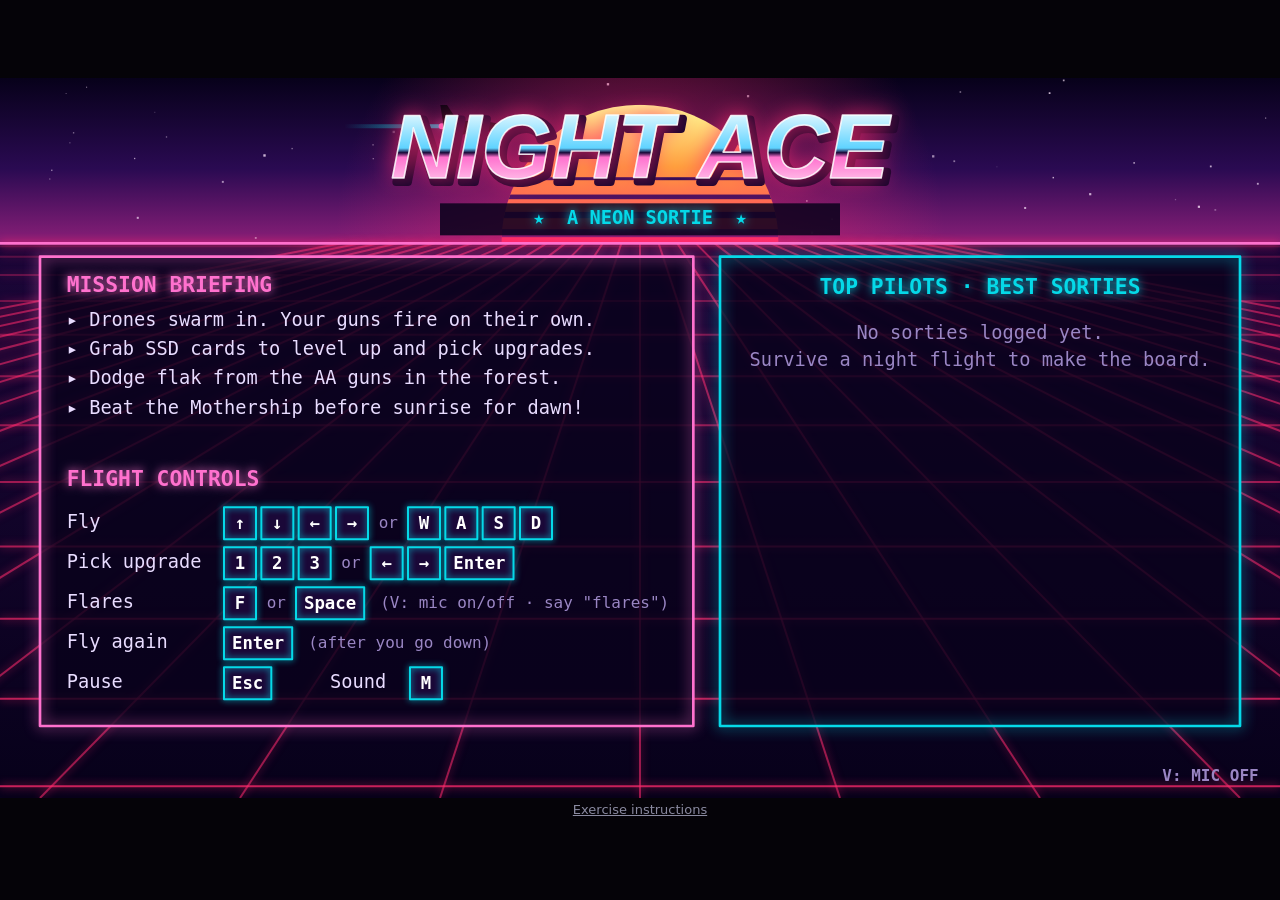
<file: index.html>
<!doctype html>
<html lang="en">
<head>
<meta charset="utf-8">
<meta name="viewport" content="width=device-width,initial-scale=1">
<title>Night Ace</title>
<link rel="icon" type="image/svg+xml" href="favicon.svg">
<link rel="stylesheet" href="style.css">
</head>
<body>
<canvas id="game" width="960" height="540" tabindex="0"></canvas>
<footer><a href="instructions.html">Exercise instructions</a></footer>
<script type="module" src="js/main.js"></script>
</body>
</html>
</file>
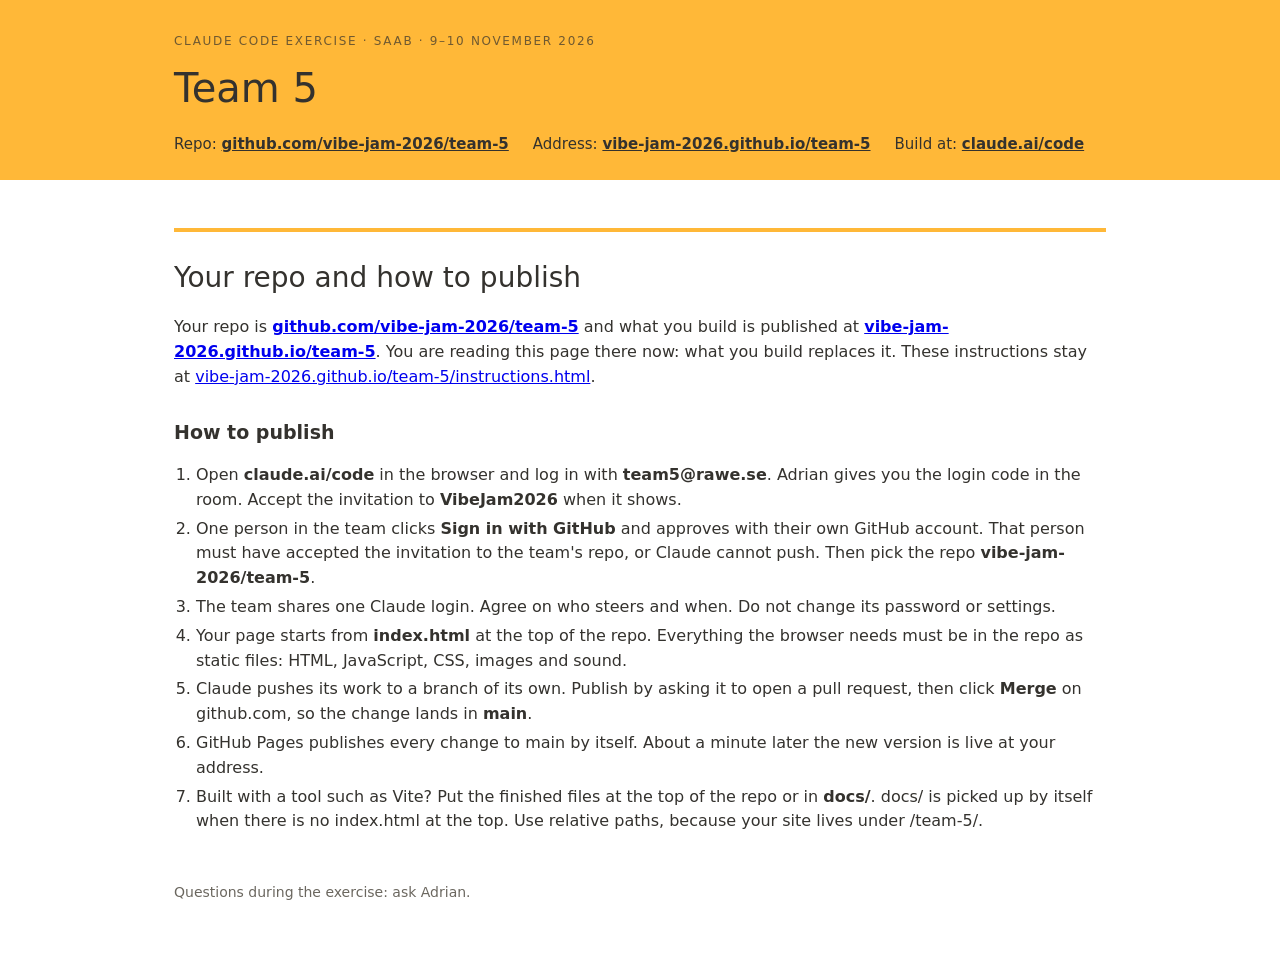
<file: instructions.html>
<!doctype html><html lang="en"><head><meta charset="utf-8"><meta name="viewport" content="width=device-width,initial-scale=1">
<title>Team 5 · Claude Code exercise</title><link rel="icon" href="data:image/svg+xml,<svg xmlns='http://www.w3.org/2000/svg' viewBox='0 0 100 100'><text y='.9em' font-size='90'>🩸</text></svg>"><style>
:root { --y: #FFB838; --ink: #34322E; --mut: #6b675f; --line: #e6e2da; }
* { box-sizing: border-box; }
body { margin: 0; font: 16px/1.55 system-ui, -apple-system, "Segoe UI", sans-serif; color: var(--ink); background: #fff; }
header { background: var(--y); padding: 32px 0 24px; }
.wrap { max-width: 980px; margin: 0 auto; padding: 0 24px; }
header .k { font-size: 12px; letter-spacing: .14em; text-transform: uppercase; opacity: .7; }
header h1 { margin: 6px 0 14px; font-size: 40px; font-weight: 500; }
header .where { display: flex; flex-wrap: wrap; gap: 8px 24px; font-size: 15px; }
header a { color: inherit; font-weight: 600; }
main { max-width: 980px; margin: 0 auto; padding: 8px 24px 64px; }
h2.part { font-size: 28px; font-weight: 500; margin: 40px 0 8px; padding-top: 24px; border-top: 4px solid var(--y); }
h2 { font-size: 19px; margin: 28px 0 8px; }
h3 { font-size: 16px; margin: 0 0 6px; }
.task { font-size: 20px; }
.cols { display: grid; grid-template-columns: 1fr 1fr; gap: 0 40px; }
@media (max-width: 760px) { .cols { grid-template-columns: 1fr; } header h1 { font-size: 30px; } }
ul, ol { padding-left: 22px; } li { margin: 4px 0; }
table { border-collapse: collapse; width: 100%; font-size: 15px; }
td, th { text-align: left; padding: 7px 10px 7px 0; border-bottom: 1px solid var(--line); vertical-align: top; }
td:first-child { white-space: nowrap; }
.demo { display: grid; grid-template-columns: repeat(3, 1fr); gap: 12px; }
.demo div { background: #f6f4ef; border-radius: 8px; padding: 14px 16px; }
.demo b { display: block; font-size: 22px; }
.card { background: #f6f4ef; border-radius: 8px; padding: 14px 16px; }
footer { color: var(--mut); font-size: 14px; margin-top: 48px; }</style></head><body>
<header><div class="wrap"><div class="k">Claude Code exercise · Saab · 9–10 November 2026</div><h1>Team 5</h1>
<div class="where"><span>Repo: <a href="https://github.com/vibe-jam-2026/team-5">github.com/vibe-jam-2026/team-5</a></span><span>Address: <a href="https://vibe-jam-2026.github.io/team-5/">vibe-jam-2026.github.io/team-5</a></span><span>Build at: <a href="https://claude.ai/code">claude.ai/code</a></span></div></div></header>
<main>
  <h2 class="part">Your repo and how to publish</h2>
  <p>Your repo is <a href="https://github.com/vibe-jam-2026/team-5"><b>github.com/vibe-jam-2026/team-5</b></a> and what you build is published at <a href="https://vibe-jam-2026.github.io/team-5/"><b>vibe-jam-2026.github.io/team-5</b></a>. You are reading this page there now: what you build replaces it. These instructions stay at <a href="instructions.html">vibe-jam-2026.github.io/team-5/instructions.html</a>.</p>
  
  <h2>How to publish</h2>
  <ol>
    <li>Open <b>claude.ai/code</b> in the browser and log in with <b>team5@rawe.se</b>. Adrian gives you the login code in the room. Accept the invitation to <b>VibeJam2026</b> when it shows.</li>
    <li>One person in the team clicks <b>Sign in with GitHub</b> and approves with their own GitHub account. That person must have accepted the invitation to the team's repo, or Claude cannot push. Then pick the repo <b>vibe-jam-2026/team-5</b>.</li>
    <li>The team shares one Claude login. Agree on who steers and when. Do not change its password or settings.</li>
    <li>Your page starts from <b>index.html</b> at the top of the repo. Everything the browser needs must be in the repo as static files: HTML, JavaScript, CSS, images and sound.</li>
    <li>Claude pushes its work to a branch of its own. Publish by asking it to open a pull request, then click <b>Merge</b> on github.com, so the change lands in <b>main</b>.</li>
    <li>GitHub Pages publishes every change to main by itself. About a minute later the new version is live at your address.</li>
    <li>Built with a tool such as Vite? Put the finished files at the top of the repo or in <b>docs/</b>. docs/ is picked up by itself when there is no index.html at the top. Use relative paths, because your site lives under /team-5/.</li>
  </ol>
  
<footer>Questions during the exercise: ask Adrian.</footer></main></body></html>
</file>
<file: style.css>
html, body { margin: 0; height: 100%; background: #050308; color: #8a8aa0; font: 13px system-ui, sans-serif; }
body { display: flex; flex-direction: column; align-items: center; justify-content: center; overflow: hidden; }
canvas { display: block; background: #0a0610; outline: none;
  aspect-ratio: 16 / 9; width: min(100vw, calc((100vh - 28px) * 16 / 9)); height: auto; }
footer { height: 24px; line-height: 24px; }
footer a { color: #8a8aa0; }
</file>
